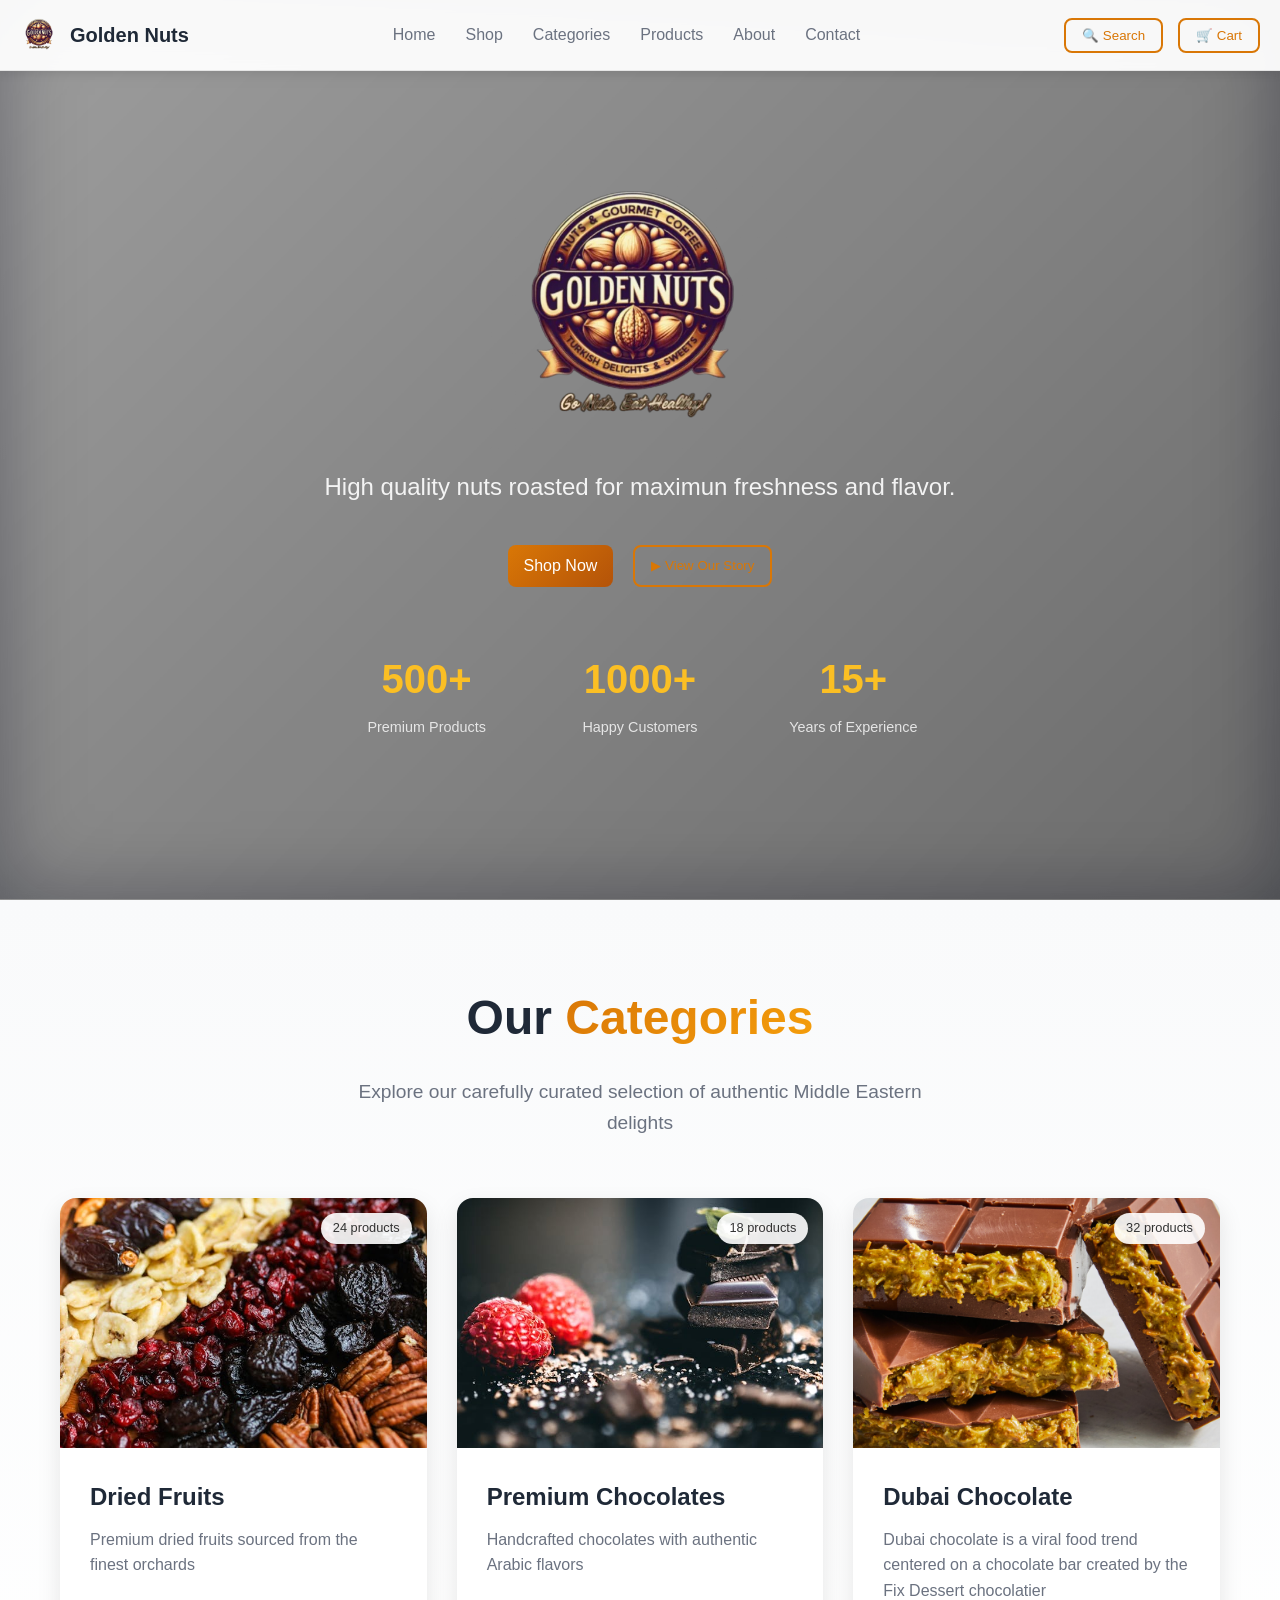
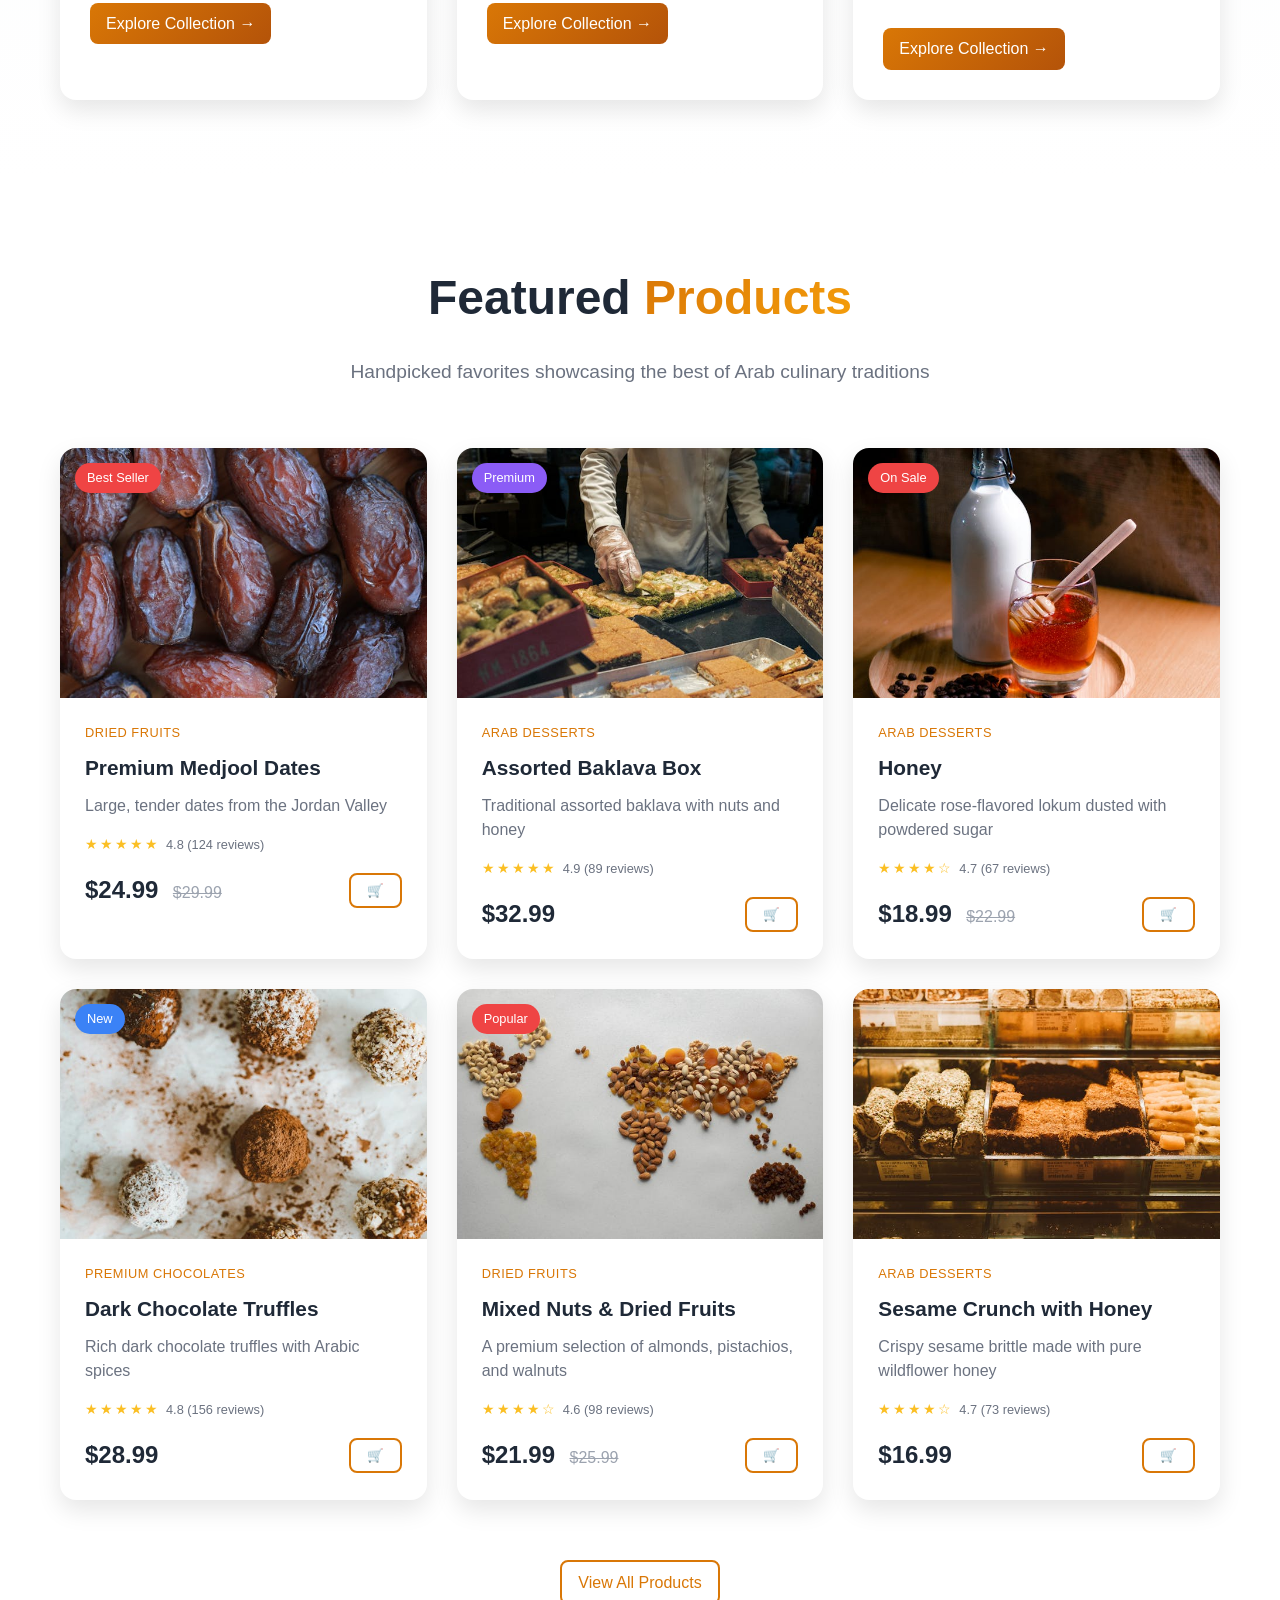
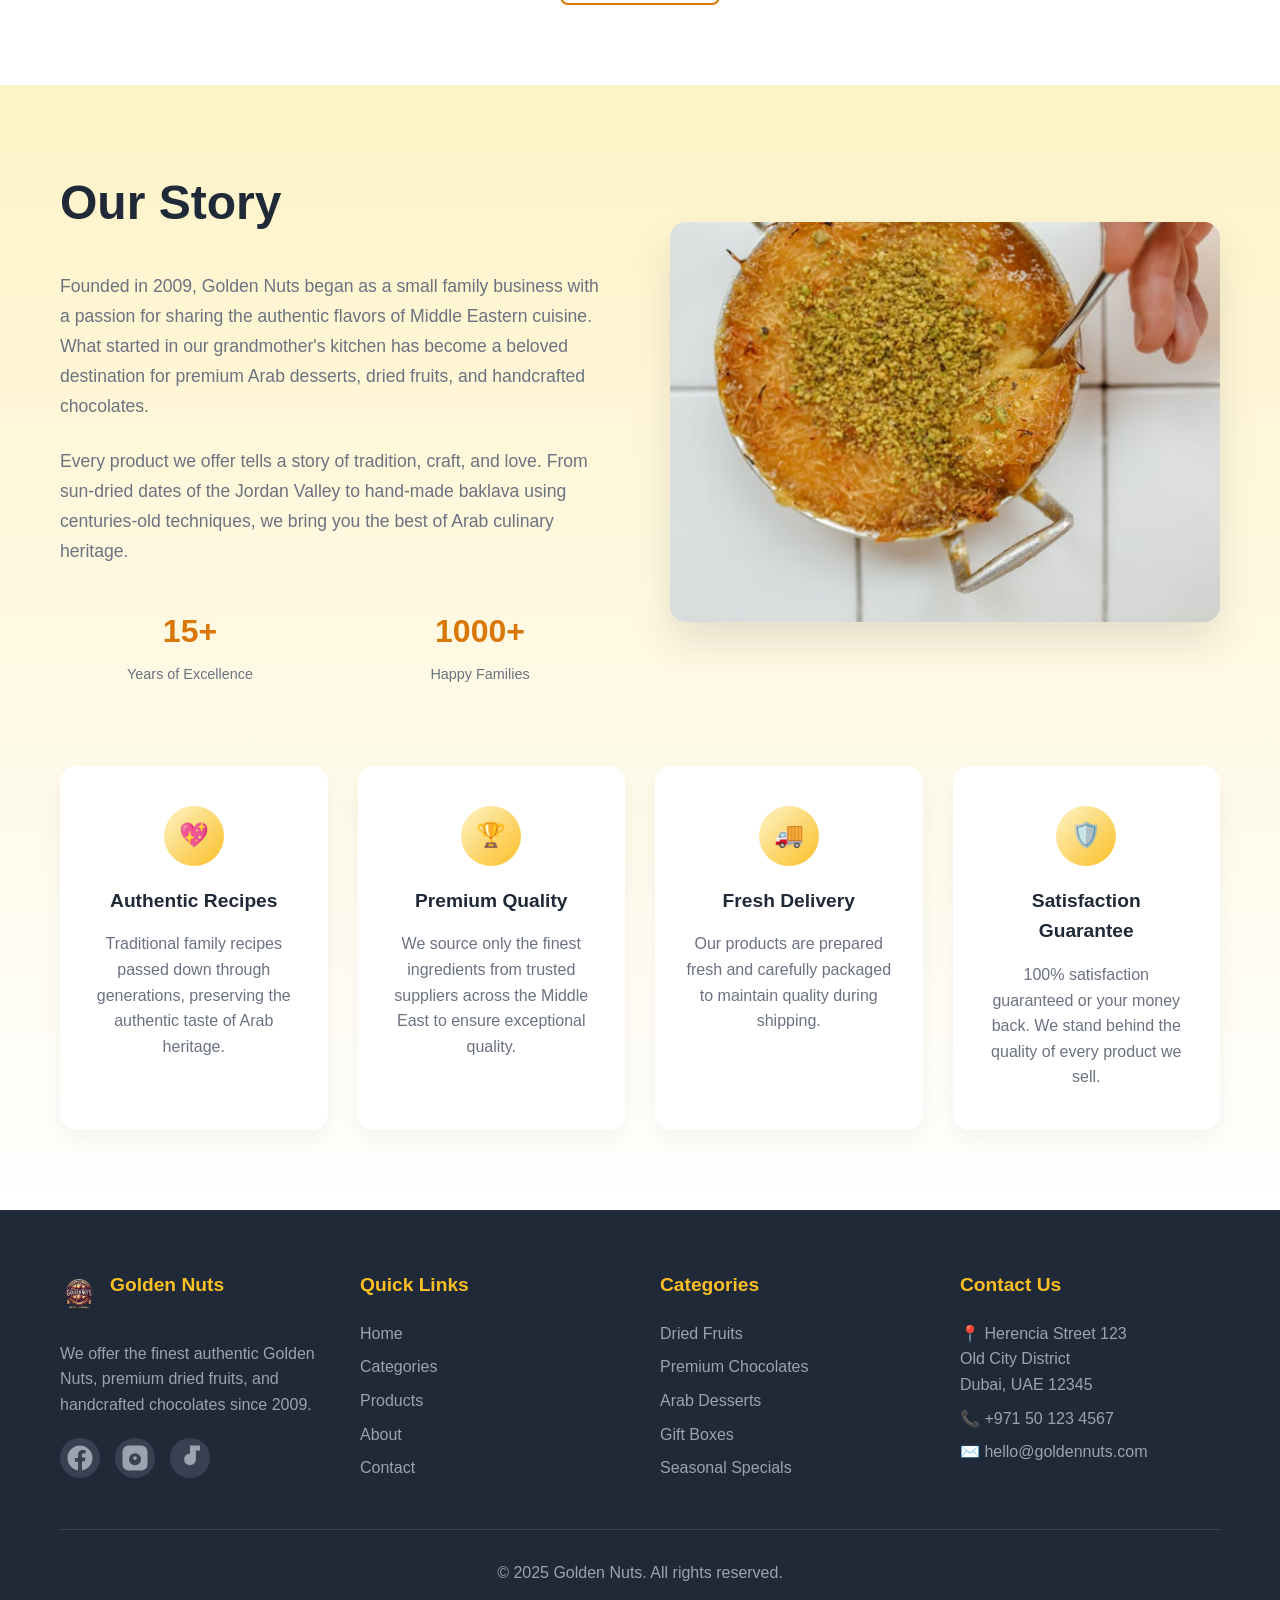
<file: index.html>
<!DOCTYPE html>
<html lang="en">
<head>
    <meta charset="UTF-8">
    <meta name="viewport" content="width=device-width, initial-scale=1.0">
    <title>Golden Nuts - Authentic Middle Eastern Desserts</title>
    <link rel="stylesheet" href="styles.css">
</head>
<body>
    <!-- Header -->
    <header class="header">
        <div class="header-content">
            <div class="logo">
                <div class="logo-icon">
                    <img src="images/logo.webp" alt="Golden Nuts logo">
                </div>
                <div class="logo-text">Golden Nuts</div>
            </div>
            
            <nav class="nav">
                <a href="#home">Home</a>
                <a href="#">Shop</a>
                <a href="#categories">Categories</a>
                <a href="#products">Products</a>
                <a href="#about">About</a>
                <a href="#contact">Contact</a>
            </nav>

            <div class="header-actions">
                <button class="btn btn-outline">🔍 Search</button>
                <button class="cart-btn btn btn-outline">
                    🛒 Cart
                    <span class="cart-counter">0</span>
                </button>
                <button class="mobile-menu-btn">☰</button>
            </div>
        </div>
    </header>

    <!-- Hero Section -->
    <section id="home" class="hero">
        <div class="hero-bg">
            <video class="hero-video" src="video/hero.mp4" autoplay muted loop playsinline></video>
        </div>
        <div class="hero-overlay" aria-hidden="true"></div>
        <div class="hero-content">
            <img src="images/logo.webp" width="300px" height="auto" alt="Golden Nuts logo">
            <p class="hero-description">
                High quality nuts roasted for maximun freshness and flavor.
            </p>
            <div class="hero-buttons">
                <a href="#products" class="btn btn-primary">Shop Now</a>
                <button class="btn btn-outline">▶ View Our Story</button>
            </div>
            <div class="hero-stats">
                <div class="stat">
                    <div class="stat-number">500+</div>
                    <div class="stat-label">Premium Products</div>
                </div>
                <div class="stat">
                    <div class="stat-number">1000+</div>
                    <div class="stat-label">Happy Customers</div>
                </div>
                <div class="stat">
                    <div class="stat-number">15+</div>
                    <div class="stat-label">Years of Experience</div>
                </div>
            </div>
        </div>
    </section>

    <!-- Categories Section -->
    <section id="categories" class="section categories">
        <div class="container">
            <div class="section-header">
                <h2 class="section-title">Our <span class="highlight">Categories</span></h2>
                <p class="section-description">
                    Explore our carefully curated selection of authentic Middle Eastern delights
                </p>
            </div>
            <div class="categories-grid">
                <div class="category-card">
                    <div class="category-image" style="background-image: url('images/nuts.jpg')">
                        <div class="category-badge">24 products</div>
                    </div>
                    <div class="category-content">
                        <h3 class="category-title">Dried Fruits</h3>
                        <p class="category-description">Premium dried fruits sourced from the finest orchards</p>
                        <a href="#products" class="btn btn-primary">Explore Collection →</a>
                    </div>
                </div>

                <div class="category-card">
                    <div class="category-image" style="background-image: url('images/chocolate.jpg')">
                        <div class="category-badge">18 products</div>
                    </div>
                    <div class="category-content">
                        <h3 class="category-title">Premium Chocolates</h3>
                        <p class="category-description">Handcrafted chocolates with authentic Arabic flavors</p>
                        <a href="#products" class="btn btn-primary">Explore Collection →</a>
                    </div>
                </div>

                <div class="category-card">
                    <div class="category-image" style="background-image: url('images/dubai.jpg')">
                        <div class="category-badge">32 products</div>
                    </div>
                    <div class="category-content">
                        <h3 class="category-title">Dubai Chocolate</h3>
                        <p class="category-description">Dubai chocolate is a viral food trend centered on a chocolate bar created by the Fix Dessert chocolatier</p>
                        <a href="#products" class="btn btn-primary">Explore Collection →</a>
                    </div>
                </div>
            </div>
        </div>
    </section>

    <!-- Products Section -->
    <section id="products" class="section">
        <div class="container">
            <div class="section-header">
                <h2 class="section-title">Featured <span class="highlight">Products</span></h2>
                <p class="section-description">
                    Handpicked favorites showcasing the best of Arab culinary traditions
                </p>
            </div>
            <div class="products-grid">
                <div class="product-card">
                    <div class="product-image" style="background-image: url('images/dates.jpg')">
                        <div class="product-badge badge-sale">Best Seller</div>
                    </div>
                    <div class="product-content">
                        <div class="product-category">Dried Fruits</div>
                        <h3 class="product-title">Premium Medjool Dates</h3>
                        <p class="product-description">Large, tender dates from the Jordan Valley</p>
                        <div class="product-rating">
                            <div class="stars">
                                <span class="star">★</span>
                                <span class="star">★</span>
                                <span class="star">★</span>
                                <span class="star">★</span>
                                <span class="star">★</span>
                            </div>
                            <span class="rating-text">4.8 (124 reviews)</span>
                        </div>
                        <div class="product-price">
                            <div>
                                <span class="price">$24.99</span>
                                <span class="price-original">$29.99</span>
                            </div>
                            <button class="btn btn-outline" onclick="addToCart('Premium Medjool Dates', 24.99)">🛒</button>
                        </div>
                    </div>
                </div>

                <div class="product-card">
                    <div class="product-image" style="background-image: url('images/baklava.jpg')">
                        <div class="product-badge badge-premium">Premium</div>
                    </div>
                    <div class="product-content">
                        <div class="product-category">Arab Desserts</div>
                        <h3 class="product-title">Assorted Baklava Box</h3>
                        <p class="product-description">Traditional assorted baklava with nuts and honey</p>
                        <div class="product-rating">
                            <div class="stars">
                                <span class="star">★</span>
                                <span class="star">★</span>
                                <span class="star">★</span>
                                <span class="star">★</span>
                                <span class="star">★</span>
                            </div>
                            <span class="rating-text">4.9 (89 reviews)</span>
                        </div>
                        <div class="product-price">
                            <div>
                                <span class="price">$32.99</span>
                            </div>
                            <button class="btn btn-outline" onclick="addToCart('Assorted Baklava Box', 32.99)">🛒</button>
                        </div>
                    </div>
                </div>

                <div class="product-card">
                    <div class="product-image" style="background-image: url('images/honey.jpg')">
                        <div class="product-badge badge-sale">On Sale</div>
                    </div>
                    <div class="product-content">
                        <div class="product-category">Arab Desserts</div>
                        <h3 class="product-title">Honey</h3>
                        <p class="product-description">Delicate rose-flavored lokum dusted with powdered sugar</p>
                        <div class="product-rating">
                            <div class="stars">
                                <span class="star">★</span>
                                <span class="star">★</span>
                                <span class="star">★</span>
                                <span class="star">★</span>
                                <span class="star">☆</span>
                            </div>
                            <span class="rating-text">4.7 (67 reviews)</span>
                        </div>
                        <div class="product-price">
                            <div>
                                <span class="price">$18.99</span>
                                <span class="price-original">$22.99</span>
                            </div>
                            <button class="btn btn-outline" onclick="addToCart('Honey', 18.99)">🛒</button>
                        </div>
                    </div>
                </div>

                <div class="product-card">
                    <div class="product-image" style="background-image: url('images/truffles.jpg')">
                        <div class="product-badge badge-new">New</div>
                    </div>
                    <div class="product-content">
                        <div class="product-category">Premium Chocolates</div>
                        <h3 class="product-title">Dark Chocolate Truffles</h3>
                        <p class="product-description">Rich dark chocolate truffles with Arabic spices</p>
                        <div class="product-rating">
                            <div class="stars">
                                <span class="star">★</span>
                                <span class="star">★</span>
                                <span class="star">★</span>
                                <span class="star">★</span>
                                <span class="star">★</span>
                            </div>
                            <span class="rating-text">4.8 (156 reviews)</span>
                        </div>
                        <div class="product-price">
                            <div>
                                <span class="price">$28.99</span>
                            </div>
                            <button class="btn btn-outline" onclick="addToCart('Dark Chocolate Truffles', 28.99)">🛒</button>
                        </div>
                    </div>
                </div>

                <div class="product-card">
                    <div class="product-image" style="background-image: url('images/nuts2.jpg')">
                        <div class="product-badge badge-sale">Popular</div>
                    </div>
                    <div class="product-content">
                        <div class="product-category">Dried Fruits</div>
                        <h3 class="product-title">Mixed Nuts & Dried Fruits</h3>
                        <p class="product-description">A premium selection of almonds, pistachios, and walnuts</p>
                        <div class="product-rating">
                            <div class="stars">
                                <span class="star">★</span>
                                <span class="star">★</span>
                                <span class="star">★</span>
                                <span class="star">★</span>
                                <span class="star">☆</span>
                            </div>
                            <span class="rating-text">4.6 (98 reviews)</span>
                        </div>
                        <div class="product-price">
                            <div>
                                <span class="price">$21.99</span>
                                <span class="price-original">$25.99</span>
                            </div>
                            <button class="btn btn-outline" onclick="addToCart('Mixed Nuts & Dried Fruits', 21.99)">🛒</button>
                        </div>
                    </div>
                </div>

                <div class="product-card">
                    <div class="product-image" style="background-image: url('images/sesame.jpg')">
                    </div>
                    <div class="product-content">
                        <div class="product-category">Arab Desserts</div>
                        <h3 class="product-title">Sesame Crunch with Honey</h3>
                        <p class="product-description">Crispy sesame brittle made with pure wildflower honey</p>
                        <div class="product-rating">
                            <div class="stars">
                                <span class="star">★</span>
                                <span class="star">★</span>
                                <span class="star">★</span>
                                <span class="star">★</span>
                                <span class="star">☆</span>
                            </div>
                            <span class="rating-text">4.7 (73 reviews)</span>
                        </div>
                        <div class="product-price">
                            <div>
                                <span class="price">$16.99</span>
                            </div>
                            <button class="btn btn-outline" onclick="addToCart('Sesame Crunch with Honey', 16.99)">🛒</button>
                        </div>
                    </div>
                </div>
            </div>
            <div class="section-header" style="margin-top: 60px; margin-bottom: 0;">
                <a href="#" class="btn btn-outline">View All Products</a>
            </div>
        </div>
    </section>

    <!-- About Section -->
    <section id="about" class="section about">
        <div class="container">
            <div class="about-content">
                <div class="about-text">
                    <h2>Our <span class="highlight">Story</span></h2>
                    <p>
                        Founded in 2009, Golden Nuts began as a small family business with a passion for sharing
                        the authentic flavors of Middle Eastern cuisine. What started in our grandmother's kitchen
                        has become a beloved destination for premium Arab desserts, dried fruits, and handcrafted chocolates.
                    </p>
                    <p>
                        Every product we offer tells a story of tradition, craft, and love. From sun-dried dates of the Jordan Valley
                        to hand-made baklava using centuries-old techniques, we bring you the best of Arab culinary heritage.
                    </p>
                    <div class="about-stats">
                        <div class="about-stat">
                            <div class="about-stat-number">15+</div>
                            <div class="about-stat-label">Years of Excellence</div>
                        </div>
                        <div class="about-stat">
                            <div class="about-stat-number">1000+</div>
                            <div class="about-stat-label">Happy Families</div>
                        </div>
                    </div>
                </div>
                <div class="about-image">
                    <img src="images/about.jpg" alt="Traditional Golden Nuts being prepared">
                </div>
            </div>

            <div class="features-grid">
                <div class="feature-card">
                    <div class="feature-icon">💖</div>
                    <h3 class="feature-title">Authentic Recipes</h3>
                    <p class="feature-description">Traditional family recipes passed down through generations, preserving the authentic taste of Arab heritage.</p>
                </div>
                
                <div class="feature-card">
                    <div class="feature-icon">🏆</div>
                    <h3 class="feature-title">Premium Quality</h3>
                    <p class="feature-description">We source only the finest ingredients from trusted suppliers across the Middle East to ensure exceptional quality.</p>
                </div>
                
                <div class="feature-card">
                    <div class="feature-icon">🚚</div>
                    <h3 class="feature-title">Fresh Delivery</h3>
                    <p class="feature-description">Our products are prepared fresh and carefully packaged to maintain quality during shipping.</p>
                </div>
                
                <div class="feature-card">
                    <div class="feature-icon">🛡️</div>
                    <h3 class="feature-title">Satisfaction Guarantee</h3>
                    <p class="feature-description">100% satisfaction guaranteed or your money back. We stand behind the quality of every product we sell.</p>
                </div>
            </div>
        </div>
    </section>

    <!-- Footer -->
    <footer id="contact" class="footer">
        <div class="container">
            <div class="footer-content">
                <div class="footer-section">
                    <div style="display: flex; align-items: center; gap: 10px; margin-bottom: 20px;">
                        <div class="logo-icon">
                          <img src="images/logo.webp" alt="Golden Nuts logo">
                        </div>
                        <h4>Golden Nuts</h4>
                    </div>
                    <p>We offer the finest authentic Golden Nuts, premium dried fruits, and handcrafted chocolates since 2009.</p>
                    <div class="social-links">
                        <a href="#" class="social-link" aria-label="Facebook" title="Facebook">
                            <!-- Facebook SVG -->
                            <svg xmlns="http://www.w3.org/2000/svg" viewBox="0 0 24 24" width="18" height="18" fill="currentColor" aria-hidden="true">
                                <path d="M22 12.07C22 6.48 17.52 2 11.93 2S2 6.48 2 12.07c0 4.99 3.66 9.13 8.44 9.93v-7.03H7.9v-2.9h2.54V9.41c0-2.5 1.49-3.89 3.77-3.89 1.09 0 2.23.2 2.23.2v2.45h-1.25c-1.23 0-1.61.77-1.61 1.56v1.88h2.74l-.44 2.9h-2.3V22c4.78-.8 8.44-4.94 8.44-9.93z"/>
                            </svg>
                        </a>
                        <a href="#" class="social-link" aria-label="Instagram" title="Instagram">
                            <!-- Instagram SVG -->
                            <svg xmlns="http://www.w3.org/2000/svg" viewBox="0 0 24 24" width="18" height="18" fill="currentColor" aria-hidden="true">
                                <path d="M7 2h10a5 5 0 0 1 5 5v10a5 5 0 0 1-5 5H7a5 5 0 0 1-5-5V7a5 5 0 0 1 5-5zm5 6.2A4.8 4.8 0 1 0 16.8 13 4.8 4.8 0 0 0 12 8.2zm6.5-2.3a1.2 1.2 0 1 1-1.2-1.2 1.2 1.2 0 0 1 1.2 1.2zM12 10.5A1.5 1.5 0 1 1 10.5 12 1.5 1.5 0 0 1 12 10.5z"/>
                            </svg>
                        </a>
                        <a href="#" class="social-link" aria-label="TikTok" title="TikTok">
                            <!-- TikTok SVG -->
                            <svg xmlns="http://www.w3.org/2000/svg" viewBox="0 0 24 24" width="18" height="18" fill="currentColor" aria-hidden="true">
                                <path d="M12 2v6.3a4.7 4.7 0 1 0 4.7 4.7V6h3.3V2h-8z"/>
                            </svg>
                        </a>
                    </div>
                </div>
                
                <div class="footer-section">
                    <h4>Quick Links</h4>
                    <a href="#home">Home</a>
                    <a href="#categories">Categories</a>
                    <a href="#products">Products</a>
                    <a href="#about">About</a>
                    <a href="#contact">Contact</a>
                </div>
                
                <div class="footer-section">
                    <h4>Categories</h4>
                    <a href="#">Dried Fruits</a>
                    <a href="#">Premium Chocolates</a>
                    <a href="#">Arab Desserts</a>
                    <a href="#">Gift Boxes</a>
                    <a href="#">Seasonal Specials</a>
                </div>
                
                <div class="footer-section">
                    <h4>Contact Us</h4>
                    <p>📍 Herencia Street 123<br>
                    Old City District<br>
                    Dubai, UAE 12345</p>
                    <a href="tel:+971501234567">📞 +971 50 123 4567</a>
                    <a href="mailto:hello@arabsweets.com">✉️ hello@goldennuts.com</a>
                </div>
            </div>
            
            <div class="footer-bottom">
                <p>&copy; 2025 Golden Nuts. All rights reserved.</p>
            </div>
        </div>
    </footer>

    <script src="/script.js"></script>
</body>
</html>
</file>
<file: styles.css>
* {
    margin: 0;
    padding: 0;
    box-sizing: border-box;
}

body {
    font-family: -apple-system, BlinkMacSystemFont, 'Segoe UI', 'Roboto', 'Oxygen', 'Ubuntu', sans-serif;
    line-height: 1.6;
    color: #333;
}

.container {
    max-width: 1200px;
    margin: 0 auto;
    padding: 0 20px;
}

/* Header */
.header {
    position: fixed;
    top: 0;
    left: 0;
    right: 0;
    z-index: 1000;
    background: rgba(255, 255, 255, 0.95);
    backdrop-filter: blur(10px);
    box-shadow: 0 2px 10px rgba(0, 0, 0, 0.1);
    border-bottom: 1px solid #e5e5e5;
}

.header-content {
    display: flex;
    align-items: center;
    justify-content: space-between;
    padding: 15px 20px;
}

.logo {
    display: flex;
    align-items: center;
    gap: 10px;
}

.logo-icon {
    width: 40px;
    height: 40px;
    display: flex;
    align-items: center;
    justify-content: center;
    border-radius: 8px;
    overflow: hidden;
    /* background: linear-gradient(135deg, #d97706, #b45309);  fallback/background for older browsers */
}

.logo-icon img {
    width: 100%;
    height: 100%;
    object-fit: cover;
    display: block;
}

.logo-text {
    font-size: 20px;
    font-weight: bold;
    color: #1f2937;
}

.nav {
    display: flex;
    gap: 30px;
}

.nav a {
    text-decoration: none;
    color: #6b7280;
    font-weight: 500;
    transition: color 0.3s;
}

.nav a:hover {
    color: #d97706;
}

.header-actions {
    display: flex;
    align-items: center;
    gap: 15px;
}

.btn {
    padding: 8px 16px;
    border: none;
    border-radius: 8px;
    cursor: pointer;
    font-weight: 500;
    transition: all 0.3s;
    text-decoration: none;
    display: inline-flex;
    align-items: center;
    gap: 8px;
}

.btn-primary {
    background: linear-gradient(135deg, #d97706, #b45309);
    color: white;
}

.btn-primary:hover {
    background: linear-gradient(135deg, #b45309, #92400e);
    transform: translateY(-2px);
}

.btn-outline {
    border: 2px solid #d97706;
    color: #d97706;
    background: transparent;
}

.btn-outline:hover {
    background: #d97706;
    color: white;
}

.mobile-menu-btn {
    display: none;
    background: none;
    border: none;
    font-size: 24px;
    cursor: pointer;
}

/* Hero Section */
.hero {
    height: 100vh;
    display: flex;
    align-items: center;
    justify-content: center;
    position: relative;
    overflow: hidden;
}

.hero-bg {
    position: absolute;
    top: 0;
    left: 0;
    width: 100%;
    height: 100%;
    overflow: hidden;
}

.hero-video {
    position: absolute;
    top: 50%;
    left: 50%;
    width: 100%;
    height: 100%;
    object-fit: cover;
    transform: translate(-50%, -50%);
    z-index: 1;
    pointer-events: none; /* allow clicks through to buttons */
    transform: translate(-50%, -50%) scale(1.05);
}

.hero-bg::after {
    content: '';
    position: absolute;
    top: 0;
    left: 0;
    width: 100%;
    height: 100%;
    background: linear-gradient(135deg, rgba(0, 0, 0, 0.4), rgba(0, 0, 0, 0.6));
}

/* Glassmorphism overlay to improve legibility */
.hero-overlay {
    position: absolute;
    inset: 0; /* top:0; right:0; bottom:0; left:0; */
    width: 100%;
    height: 100%;
    padding: 0;
    border-radius: 0;
    background: rgba(255, 255, 255, 0.04);
    border-bottom: 1px solid rgba(255, 255, 255, 0.06);
    backdrop-filter: blur(6px) saturate(120%);
    -webkit-backdrop-filter: blur(6px) saturate(120%);
    box-shadow: inset 0 0 80px rgba(2,6,23,0.35);
    z-index: 5; /* above video but below content text */
    pointer-events: none; /* don't block clicks */
}

@media (max-width: 768px) {
    .hero-overlay {
        backdrop-filter: blur(4px) saturate(115%);
    }
}

.hero-content {
    position: relative;
    z-index: 10;
    text-align: center;
    color: white;
    max-width: 800px;
    padding: 0 20px;
}

.hero-title {
    font-size: 4rem;
    font-weight: bold;
    margin-bottom: 20px;
    line-height: 1.2;
}

.hero-subtitle {
    background: linear-gradient(135deg, #fbbf24, #f59e0b, #d97706);
    -webkit-background-clip: text;
    -webkit-text-fill-color: transparent;
    background-clip: text;
    display: block;
}

.hero-description {
    font-size: 1.5rem;
    margin-bottom: 40px;
    opacity: 0.9;
    line-height: 1.5;
}

.hero-buttons {
    display: flex;
    gap: 20px;
    justify-content: center;
    flex-wrap: wrap;
    margin-bottom: 60px;
}

.hero-stats {
    display: grid;
    grid-template-columns: repeat(3, 1fr);
    gap: 40px;
    max-width: 600px;
    margin: 0 auto;
}

.stat {
    text-align: center;
}

.stat-number {
    font-size: 2.5rem;
    font-weight: bold;
    color: #fbbf24;
}

.stat-label {
    font-size: 0.9rem;
    opacity: 0.8;
    margin-top: 5px;
}

/* Section Styles */
.section {
    padding: 80px 0;
}

.section-header {
    text-align: center;
    margin-bottom: 60px;
}

.section-title {
    font-size: 3rem;
    font-weight: bold;
    color: #1f2937;
    margin-bottom: 20px;
}

.section-title .highlight {
    background: linear-gradient(135deg, #d97706, #f59e0b);
    -webkit-background-clip: text;
    -webkit-text-fill-color: transparent;
    background-clip: text;
}

.section-description {
    font-size: 1.2rem;
    color: #6b7280;
    max-width: 600px;
    margin: 0 auto;
}

/* Categories Section */
.categories {
    background: linear-gradient(180deg, #f9fafb, #ffffff);
}

.categories-grid {
    display: grid;
    grid-template-columns: repeat(auto-fit, minmax(350px, 1fr));
    gap: 30px;
}

.category-card {
    background: white;
    border-radius: 16px;
    overflow: hidden;
    box-shadow: 0 10px 25px rgba(0, 0, 0, 0.1);
    transition: all 0.3s;
}

.category-card:hover {
    transform: translateY(-10px);
    box-shadow: 0 20px 40px rgba(0, 0, 0, 0.15);
}

.category-image {
    height: 250px;
    background-size: cover;
    background-position: center;
    position: relative;
}

.category-badge {
    position: absolute;
    top: 15px;
    right: 15px;
    background: rgba(255, 255, 255, 0.9);
    padding: 5px 12px;
    border-radius: 20px;
    font-size: 0.8rem;
    font-weight: 500;
}

.category-content {
    padding: 30px;
}

.category-title {
    font-size: 1.5rem;
    font-weight: bold;
    margin-bottom: 10px;
    color: #1f2937;
}

.category-description {
    color: #6b7280;
    margin-bottom: 25px;
    line-height: 1.6;
}

/* Products Section */
.products-grid {
    display: grid;
    grid-template-columns: repeat(auto-fit, minmax(300px, 1fr));
    gap: 30px;
}

.product-card {
    background: white;
    border-radius: 16px;
    overflow: hidden;
    box-shadow: 0 10px 25px rgba(0, 0, 0, 0.1);
    transition: all 0.3s;
}

.product-card:hover {
    transform: translateY(-5px);
    box-shadow: 0 15px 35px rgba(0, 0, 0, 0.15);
}

.product-image {
    height: 250px;
    background-size: cover;
    background-position: center;
    position: relative;
}

.product-badge {
    position: absolute;
    top: 15px;
    left: 15px;
    padding: 5px 12px;
    border-radius: 20px;
    font-size: 0.8rem;
    font-weight: 500;
    color: white;
}

.badge-sale { background: #ef4444; }
.badge-new { background: #3b82f6; }
.badge-premium { background: #8b5cf6; }

.product-content {
    padding: 25px;
}

.product-category {
    color: #d97706;
    font-size: 0.8rem;
    font-weight: 500;
    text-transform: uppercase;
    letter-spacing: 0.5px;
    margin-bottom: 8px;
}

.product-title {
    font-size: 1.3rem;
    font-weight: bold;
    margin-bottom: 10px;
    color: #1f2937;
}

.product-description {
    color: #6b7280;
    margin-bottom: 15px;
    line-height: 1.5;
}

.product-rating {
    display: flex;
    align-items: center;
    gap: 8px;
    margin-bottom: 15px;
}

.stars {
    display: flex;
    gap: 2px;
}

.star {
    color: #fbbf24;
    font-size: 0.9rem;
}

.rating-text {
    font-size: 0.8rem;
    color: #6b7280;
}

.product-price {
    display: flex;
    align-items: center;
    justify-content: space-between;
}

.price {
    font-size: 1.5rem;
    font-weight: bold;
    color: #1f2937;
}

.price-original {
    font-size: 1rem;
    color: #9ca3af;
    text-decoration: line-through;
    margin-left: 10px;
}

/* About Section */
.about {
    background: linear-gradient(180deg, #fef3c7, #ffffff);
}

.about-content {
    display: grid;
    grid-template-columns: 1fr 1fr;
    gap: 60px;
    align-items: center;
    margin-bottom: 80px;
}

.about-text h2 {
    font-size: 3rem;
    font-weight: bold;
    color: #1f2937;
    margin-bottom: 30px;
}

.about-text p {
    font-size: 1.1rem;
    color: #6b7280;
    margin-bottom: 25px;
    line-height: 1.7;
}

.about-stats {
    display: grid;
    grid-template-columns: 1fr 1fr;
    gap: 30px;
    margin-top: 40px;
}

.about-stat {
    text-align: center;
}

.about-stat-number {
    font-size: 2rem;
    font-weight: bold;
    color: #d97706;
    margin-bottom: 5px;
}

.about-stat-label {
    font-size: 0.9rem;
    color: #6b7280;
}

.about-image {
    position: relative;
}

.about-image img {
    width: 100%;
    height: 400px;
    object-fit: cover;
    border-radius: 16px;
    box-shadow: 0 20px 40px rgba(0, 0, 0, 0.1);
}

.features-grid {
    display: grid;
    grid-template-columns: repeat(auto-fit, minmax(250px, 1fr));
    gap: 30px;
}

.feature-card {
    background: white;
    padding: 40px 30px;
    border-radius: 16px;
    text-align: center;
    box-shadow: 0 10px 25px rgba(0, 0, 0, 0.05);
    transition: all 0.3s;
}

.feature-card:hover {
    transform: translateY(-5px);
    box-shadow: 0 15px 35px rgba(0, 0, 0, 0.1);
}

.feature-icon {
    width: 60px;
    height: 60px;
    background: linear-gradient(135deg, #fef3c7, #fbbf24);
    border-radius: 50%;
    display: flex;
    align-items: center;
    justify-content: center;
    margin: 0 auto 20px;
    font-size: 24px;
    color: #d97706;
}

.feature-title {
    font-size: 1.2rem;
    font-weight: bold;
    margin-bottom: 15px;
    color: #1f2937;
}

.feature-description {
    color: #6b7280;
    line-height: 1.6;
}

/* Footer */
.footer {
    background: #1f2937;
    color: white;
    padding: 60px 0 30px;
}

.footer-content {
    display: grid;
    grid-template-columns: repeat(auto-fit, minmax(250px, 1fr));
    gap: 40px;
    margin-bottom: 40px;
}

.footer-section h4 {
    font-size: 1.2rem;
    font-weight: bold;
    margin-bottom: 20px;
    color: #fbbf24;
}

.footer-section p,
.footer-section a {
    color: #9ca3af;
    text-decoration: none;
    line-height: 1.6;
    margin-bottom: 8px;
    display: flex;
}

.footer-section a:hover {
    color: white;
}

.footer-bottom {
    border-top: 1px solid #374151;
    padding-top: 30px;
    text-align: center;
    color: #9ca3af;
}

.social-links {
    display: flex;
    gap: 15px;
    margin-top: 20px;
}

.social-link {
    width: 40px;
    height: 40px;
    background: #374151;
    border-radius: 50%;
    display: flex;
    align-items: center;
    justify-content: center;
    text-decoration: none;
    color: #9ca3af;
    transition: all 0.3s;
}

.social-link:hover {
    background: #d97706;
    color: white;
}

.social-link svg {
    width: 30px;
    height: 30px;
    display: block;
    fill: currentColor; /* inherit color from parent for easy theming */
}

.social-link:focus {
    outline: 3px solid rgba(215,119,6,0.25);
    outline-offset: 3px;
}

/* Mobile Styles */
@media (max-width: 768px) {
    .nav {
        display: none;
    }

    .mobile-menu-btn {
        display: block;
    }

    .hero-title {
        font-size: 2.5rem;
    }

    .hero-description {
        font-size: 1.2rem;
    }

    .hero-buttons {
        flex-direction: column;
        align-items: center;
    }

    .hero-stats {
        grid-template-columns: 1fr;
        gap: 20px;
    }

    .section-title {
        font-size: 2.5rem;
    }

    .categories-grid {
        grid-template-columns: 1fr;
    }

    .products-grid {
        grid-template-columns: 1fr;
    }

    .about-content {
        grid-template-columns: 1fr;
        gap: 40px;
    }

    .about-text h2 {
        font-size: 2.5rem;
    }

    .features-grid {
        grid-template-columns: 1fr;
    }

    .footer-content {
        grid-template-columns: 1fr;
        gap: 30px;
    }

    .container {
        padding: 0 15px;
    }
}

@media (max-width: 480px) {
    .hero-title {
        font-size: 2rem;
    }

    .section-title {
        font-size: 2rem;
    }

    .about-text h2 {
        font-size: 2rem;
    }

    .hero-stats {
        gap: 15px;
    }

    .stat-number {
        font-size: 2rem;
    }
}

/* Smooth scrolling */
html {
    scroll-behavior: smooth;
}

/* Cart counter */
.cart-counter {
    position: absolute;
    top: -8px;
    right: -8px;
    background: #d97706;
    color: white;
    border-radius: 50%;
    width: 20px;
    height: 20px;
    display: flex;
    align-items: center;
    justify-content: center;
    font-size: 0.7rem;
    font-weight: bold;
}

.cart-btn {
    position: relative;
}
</file>
